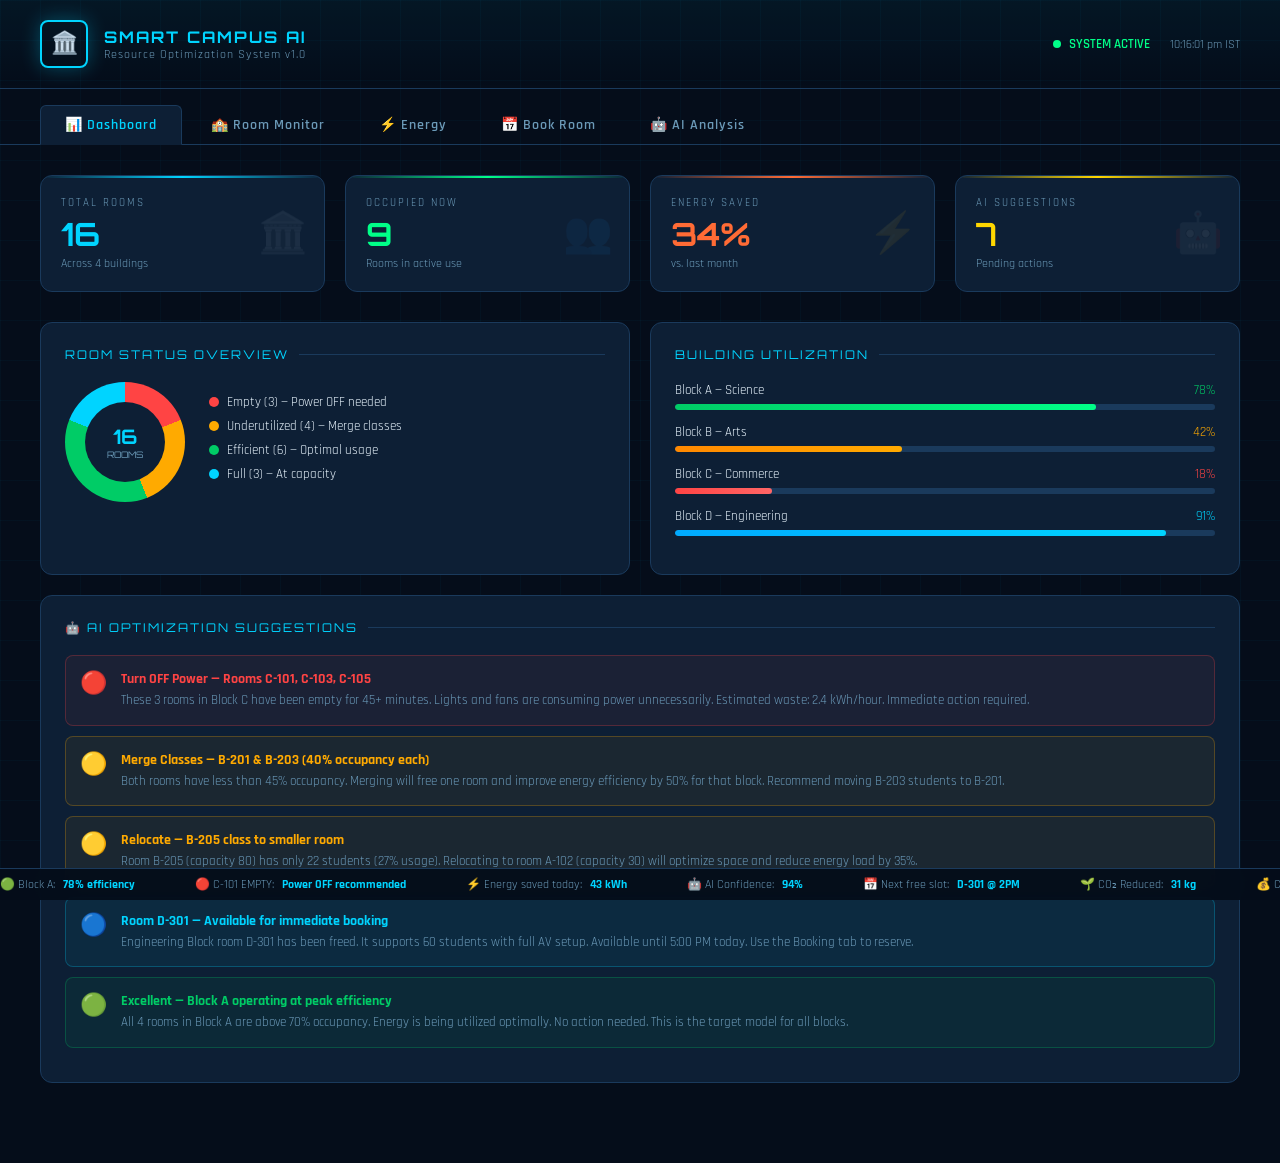
<file: index.html>
<!DOCTYPE html>
<html lang="en">
<head>
<meta charset="UTF-8">
<meta name="viewport" content="width=device-width, initial-scale=1.0">
<title>Smart Campus Resource Optimization System</title>
<link href="https://fonts.googleapis.com/css2?family=Orbitron:wght@400;700;900&family=Rajdhani:wght@300;400;600;700&display=swap" rel="stylesheet">
<link rel="stylesheet" href="style.css">
</head>
<body>

<header>
  <div class="logo">
    <div class="logo-icon">🏛️</div>
    <div class="logo-text">
      <h1>SMART CAMPUS AI</h1>
      <p>Resource Optimization System v1.0</p>
    </div>
  </div>
  <div class="header-right">
    <div class="live-badge"><div class="live-dot"></div> SYSTEM ACTIVE</div>
    <div class="timestamp" id="clock"></div>
  </div>
</header>

<nav>
  <button class="tab active" onclick="showTab('dashboard')">📊 Dashboard</button>
  <button class="tab" onclick="showTab('rooms')">🏫 Room Monitor</button>
  <button class="tab" onclick="showTab('energy')">⚡ Energy</button>
  <button class="tab" onclick="showTab('booking')">📅 Book Room</button>
  <button class="tab" onclick="showTab('ai')">🤖 AI Analysis</button>
</nav>

<main>

  <!-- ═══════════════════════════════════ DASHBOARD ══ -->
  <div class="section active" id="tab-dashboard">

    <div class="stats-row">
      <div class="stat-card blue">
        <div class="stat-label">Total Rooms</div>
        <div class="stat-value">16</div>
        <div class="stat-sub">Across 4 buildings</div>
        <div class="stat-icon">🏛️</div>
      </div>
      <div class="stat-card green">
        <div class="stat-label">Occupied Now</div>
        <div class="stat-value" id="occupied-count">9</div>
        <div class="stat-sub">Rooms in active use</div>
        <div class="stat-icon">👥</div>
      </div>
      <div class="stat-card orange">
        <div class="stat-label">Energy Saved</div>
        <div class="stat-value">34%</div>
        <div class="stat-sub">vs. last month</div>
        <div class="stat-icon">⚡</div>
      </div>
      <div class="stat-card gold">
        <div class="stat-label">AI Suggestions</div>
        <div class="stat-value">7</div>
        <div class="stat-sub">Pending actions</div>
        <div class="stat-icon">🤖</div>
      </div>
    </div>

    <div class="grid-2">
      <div class="card">
        <div class="card-title">Room Status Overview</div>
        <div class="donut-wrap">
          <div class="donut" style="background: conic-gradient(#ff4444 0% 19%, #ffaa00 19% 44%, #00cc66 44% 81%, #00d4ff 81% 100%);">
            <div class="donut-inner">
              <div class="donut-val">16</div>
              <div class="donut-sub">ROOMS</div>
            </div>
          </div>
          <div>
            <div class="legend-item"><div class="legend-dot" style="background:#ff4444"></div> Empty (3) — Power OFF needed</div>
            <div class="legend-item"><div class="legend-dot" style="background:#ffaa00"></div> Underutilized (4) — Merge classes</div>
            <div class="legend-item"><div class="legend-dot" style="background:#00cc66"></div> Efficient (6) — Optimal usage</div>
            <div class="legend-item"><div class="legend-dot" style="background:#00d4ff"></div> Full (3) — At capacity</div>
          </div>
        </div>
      </div>

      <div class="card">
        <div class="card-title">Building Utilization</div>
        <div class="prog-wrap">
          <div class="prog-label"><span>Block A — Science</span><span style="color:var(--good)">78%</span></div>
          <div class="prog-bar"><div class="prog-fill green" style="width:78%"></div></div>
        </div>
        <div class="prog-wrap">
          <div class="prog-label"><span>Block B — Arts</span><span style="color:var(--warn)">42%</span></div>
          <div class="prog-bar"><div class="prog-fill orange" style="width:42%"></div></div>
        </div>
        <div class="prog-wrap">
          <div class="prog-label"><span>Block C — Commerce</span><span style="color:var(--danger)">18%</span></div>
          <div class="prog-bar"><div class="prog-fill red" style="width:18%"></div></div>
        </div>
        <div class="prog-wrap">
          <div class="prog-label"><span>Block D — Engineering</span><span style="color:var(--accent)">91%</span></div>
          <div class="prog-bar"><div class="prog-fill blue" style="width:91%"></div></div>
        </div>
      </div>
    </div>

    <div class="card">
      <div class="card-title">🤖 AI Optimization Suggestions</div>
      <div class="suggestion danger">
        <div class="sug-icon">🔴</div>
        <div>
          <div class="sug-title">Turn OFF Power — Rooms C-101, C-103, C-105</div>
          <div class="sug-desc">These 3 rooms in Block C have been empty for 45+ minutes. Lights and fans are consuming power unnecessarily. Estimated waste: 2.4 kWh/hour. Immediate action required.</div>
        </div>
      </div>
      <div class="suggestion warn">
        <div class="sug-icon">🟡</div>
        <div>
          <div class="sug-title">Merge Classes — B-201 & B-203 (40% occupancy each)</div>
          <div class="sug-desc">Both rooms have less than 45% occupancy. Merging will free one room and improve energy efficiency by 50% for that block. Recommend moving B-203 students to B-201.</div>
        </div>
      </div>
      <div class="suggestion warn">
        <div class="sug-icon">🟡</div>
        <div>
          <div class="sug-title">Relocate — B-205 class to smaller room</div>
          <div class="sug-desc">Room B-205 (capacity 80) has only 22 students (27% usage). Relocating to room A-102 (capacity 30) will optimize space and reduce energy load by 35%.</div>
        </div>
      </div>
      <div class="suggestion info">
        <div class="sug-icon">🔵</div>
        <div>
          <div class="sug-title">Room D-301 — Available for immediate booking</div>
          <div class="sug-desc">Engineering Block room D-301 has been freed. It supports 60 students with full AV setup. Available until 5:00 PM today. Use the Booking tab to reserve.</div>
        </div>
      </div>
      <div class="suggestion success">
        <div class="sug-icon">🟢</div>
        <div>
          <div class="sug-title">Excellent — Block A operating at peak efficiency</div>
          <div class="sug-desc">All 4 rooms in Block A are above 70% occupancy. Energy is being utilized optimally. No action needed. This is the target model for all blocks.</div>
        </div>
      </div>
    </div>
  </div>

  <!-- ═══════════════════════════════════════ ROOM MONITOR ═══ -->
  <div class="section" id="tab-rooms">
    <div class="card" style="margin-bottom:20px;">
      <div class="card-title">Live Room Occupancy Grid</div>
      <div class="room-grid" id="room-grid"></div>
    </div>
    <div class="card">
      <div class="card-title">Room Details Table</div>
      <table class="room-table">
        <thead>
          <tr>
            <th>Room ID</th>
            <th>Block</th>
            <th>Capacity</th>
            <th>Present</th>
            <th>Usage %</th>
            <th>Status</th>
            <th>Energy</th>
            <th>AI Suggestion</th>
          </tr>
        </thead>
        <tbody id="room-table-body"></tbody>
      </table>
    </div>
  </div>

  <!-- ═══════════════════════════════════════ ENERGY ═══ -->
  <div class="section" id="tab-energy">
    <div class="stats-row">
      <div class="stat-card orange">
        <div class="stat-label">Current Load</div>
        <div class="stat-value">187</div>
        <div class="stat-sub">kWh in use</div>
        <div class="stat-icon">⚡</div>
      </div>
      <div class="stat-card green">
        <div class="stat-label">Saved Today</div>
        <div class="stat-value">43</div>
        <div class="stat-sub">kWh saved vs baseline</div>
        <div class="stat-icon">🌱</div>
      </div>
      <div class="stat-card blue">
        <div class="stat-label">Wastage</div>
        <div class="stat-value">12</div>
        <div class="stat-sub">kWh in empty rooms</div>
        <div class="stat-icon">💡</div>
      </div>
      <div class="stat-card gold">
        <div class="stat-label">CO₂ Reduced</div>
        <div class="stat-value">31</div>
        <div class="stat-sub">kg today</div>
        <div class="stat-icon">🌍</div>
      </div>
    </div>

    <div class="grid-2">
      <div class="card">
        <div class="card-title">⚡ Energy by Room</div>
        <div id="energy-bars"></div>
      </div>
      <div class="card">
        <div class="card-title">📊 Daily Consumption Trend</div>
        <canvas id="trendChart" width="400" height="220"></canvas>
      </div>
    </div>

    <div class="card">
      <div class="card-title">🌱 Sustainability Impact</div>
      <div class="grid-3" style="margin-bottom:0;">
        <div style="text-align:center; padding:20px;">
          <div style="font-family:'Orbitron',monospace; font-size:36px; color:var(--accent2); font-weight:700;">₹2,840</div>
          <div style="color:var(--muted); font-size:13px; margin-top:6px;">Cost saved this month</div>
        </div>
        <div style="text-align:center; padding:20px;">
          <div style="font-family:'Orbitron',monospace; font-size:36px; color:var(--accent); font-weight:700;">389 kWh</div>
          <div style="color:var(--muted); font-size:13px; margin-top:6px;">Total energy saved this month</div>
        </div>
        <div style="text-align:center; padding:20px;">
          <div style="font-family:'Orbitron',monospace; font-size:36px; color:var(--accent3); font-weight:700;">94%</div>
          <div style="color:var(--muted); font-size:13px; margin-top:6px;">Rooms with smart monitoring</div>
        </div>
      </div>
    </div>
  </div>

  <!-- ═══════════════════════════════════════ BOOKING ═══ -->
  <div class="section" id="tab-booking">
    <div class="grid-2">
      <div class="card">
        <div class="card-title">📅 Book a Room</div>
        <div class="form-row">
          <div class="form-group">
            <label>Your Name</label>
            <input type="text" id="teacher-name" placeholder="Prof. / Teacher name">
          </div>
          <div class="form-group">
            <label>Department</label>
            <input type="text" id="department" placeholder="e.g. Computer Science">
          </div>
        </div>
        <div class="form-row">
          <div class="form-group">
            <label>Select Room</label>
            <select id="room-select"></select>
          </div>
          <div class="form-group">
            <label>No. of Students</label>
            <input type="number" id="student-count" placeholder="e.g. 35" min="1" max="120">
          </div>
        </div>
        <div class="form-row">
          <div class="form-group">
            <label>Date</label>
            <input type="date" id="book-date">
          </div>
          <div class="form-group">
            <label>Time Slot</label>
            <select id="time-slot">
              <option>9:00 AM – 10:00 AM</option>
              <option>10:00 AM – 11:00 AM</option>
              <option>11:00 AM – 12:00 PM</option>
              <option>12:00 PM – 1:00 PM</option>
              <option>2:00 PM – 3:00 PM</option>
              <option>3:00 PM – 4:00 PM</option>
              <option>4:00 PM – 5:00 PM</option>
            </select>
          </div>
        </div>
        <div class="form-group" style="margin-bottom:16px;">
          <label>Purpose</label>
          <input type="text" id="purpose" placeholder="e.g. Lecture, Lab Session, Meeting...">
        </div>
        <button class="btn btn-primary" onclick="bookRoom()">CONFIRM BOOKING</button>
        <div id="booking-result"></div>
      </div>

      <div class="card">
        <div class="card-title">🏫 Available Rooms Now</div>
        <div id="available-rooms-list"></div>
      </div>
    </div>

    <div class="card">
      <div class="card-title">📋 Recent Bookings</div>
      <table class="room-table">
        <thead>
          <tr><th>Room</th><th>Teacher</th><th>Department</th><th>Time</th><th>Students</th><th>Status</th></tr>
        </thead>
        <tbody id="bookings-table"></tbody>
      </table>
    </div>
  </div>

  <!-- ═══════════════════════════════════════ AI ANALYSIS ═══ -->
  <div class="section" id="tab-ai">
    <div class="card" style="margin-bottom:20px;">
      <div class="card-title">🤖 AI Engine — Smart Analysis Report</div>
      <div class="ai-insight">
        <div class="ai-tag">⚡ Energy Optimization</div>
        <div class="ai-text">Based on current occupancy data, Block C is operating at only 18% efficiency. Three rooms (C-101, C-103, C-105) have been completely empty for over 45 minutes. The AI recommends immediate shutdown of HVAC and lighting in these rooms, projecting a saving of <strong style="color:var(--accent2)">2.4 kWh per hour</strong> and approximately <strong style="color:var(--accent2)">₹19 per hour</strong> in electricity costs.</div>
      </div>
      <div class="ai-insight">
        <div class="ai-tag">🏫 Space Optimization</div>
        <div class="ai-text">Current campus-wide room utilization is <strong style="color:var(--accent)">62.5%</strong>. Four underutilized rooms can be consolidated into two, freeing up two rooms for new bookings while reducing energy consumption by 35%. The AI identifies rooms B-201, B-203, B-205, and B-207 as prime candidates for class merging based on student count and proximity.</div>
      </div>
      <div class="ai-insight">
        <div class="ai-tag">📈 Predictive Forecast</div>
        <div class="ai-text">Based on the weekly pattern, Tuesdays and Thursdays between 2–4 PM see a <strong style="color:var(--accent4)">40% drop</strong> in campus occupancy. The AI recommends pre-scheduling automatic power reduction in Block B and C for these windows, which is projected to save <strong style="color:var(--accent2)">₹8,400 per month</strong> in electricity bills campus-wide.</div>
      </div>
      <div class="ai-insight">
        <div class="ai-tag">🌱 Sustainability Score</div>
        <div class="ai-text">This campus currently scores <strong style="color:var(--accent2)">72/100</strong> on the Smart Campus Sustainability Index. With full implementation of all AI suggestions, the projected score rises to <strong style="color:var(--accent2)">91/100</strong>, with CO₂ emissions reduced by an estimated <strong style="color:var(--accent2)">930 kg/month</strong>. The system is 94% accurate in its occupancy predictions based on historical patterns.</div>
      </div>
    </div>

    <div class="grid-2">
      <div class="card">
        <div class="card-title">📊 Weekly Pattern Analysis</div>
        <div class="prog-wrap" style="margin-bottom:16px;">
          <div class="prog-label"><span>Monday</span><span style="color:var(--good)">82%</span></div>
          <div class="prog-bar"><div class="prog-fill green" style="width:82%"></div></div>
        </div>
        <div class="prog-wrap" style="margin-bottom:16px;">
          <div class="prog-label"><span>Tuesday</span><span style="color:var(--accent)">75%</span></div>
          <div class="prog-bar"><div class="prog-fill blue" style="width:75%"></div></div>
        </div>
        <div class="prog-wrap" style="margin-bottom:16px;">
          <div class="prog-label"><span>Wednesday</span><span style="color:var(--good)">88%</span></div>
          <div class="prog-bar"><div class="prog-fill green" style="width:88%"></div></div>
        </div>
        <div class="prog-wrap" style="margin-bottom:16px;">
          <div class="prog-label"><span>Thursday</span><span style="color:var(--warn)">59%</span></div>
          <div class="prog-bar"><div class="prog-fill orange" style="width:59%"></div></div>
        </div>
        <div class="prog-wrap">
          <div class="prog-label"><span>Friday</span><span style="color:var(--warn)">45%</span></div>
          <div class="prog-bar"><div class="prog-fill orange" style="width:45%"></div></div>
        </div>
      </div>

      <div class="card">
        <div class="card-title">🎯 Optimization Score</div>
        <div style="text-align:center; padding:20px 0;">
          <div style="position:relative; display:inline-block;">
            <svg width="180" height="180" viewBox="0 0 180 180">
              <circle cx="90" cy="90" r="70" fill="none" stroke="var(--border)" stroke-width="14"/>
              <circle cx="90" cy="90" r="70" fill="none" stroke="url(#scoreGrad)" stroke-width="14"
                stroke-dasharray="440" stroke-dashoffset="123" stroke-linecap="round"
                transform="rotate(-90 90 90)"/>
              <defs>
                <linearGradient id="scoreGrad" x1="0%" y1="0%" x2="100%">
                  <stop offset="0%" stop-color="#00d4ff"/>
                  <stop offset="100%" stop-color="#00ff88"/>
                </linearGradient>
              </defs>
            </svg>
            <div style="position:absolute; top:50%; left:50%; transform:translate(-50%,-50%); text-align:center;">
              <div style="font-family:'Orbitron',monospace; font-size:36px; font-weight:900; color:var(--accent);">72</div>
              <div style="font-size:12px; color:var(--muted);">/ 100</div>
            </div>
          </div>
          <div style="margin-top:12px; color:var(--muted); font-size:13px;">Current Smart Campus Score</div>
          <div style="margin-top:4px; font-size:12px; color:var(--accent2);">▲ Target: 91 with all AI recommendations</div>
        </div>
      </div>
    </div>
  </div>

</main>

<div class="spacer"></div>

<!-- ═══════════════════════════════════════ TICKER ═══ -->
<div class="ticker-wrap">
  <div class="ticker-inner">
    <div class="ticker-item">🟢 Block A: <span>78% efficiency</span></div>
    <div class="ticker-item">🔴 C-101 EMPTY: <span>Power OFF recommended</span></div>
    <div class="ticker-item">⚡ Energy saved today: <span>43 kWh</span></div>
    <div class="ticker-item">🤖 AI Confidence: <span>94%</span></div>
    <div class="ticker-item">📅 Next free slot: <span>D-301 @ 2PM</span></div>
    <div class="ticker-item">🌱 CO₂ Reduced: <span>31 kg</span></div>
    <div class="ticker-item">💰 Cost Saved: <span>₹2,840 this month</span></div>
    <div class="ticker-item">🏫 Rooms monitored: <span>16 / 16</span></div>
    <div class="ticker-item">🟢 Block A: <span>78% efficiency</span></div>
    <div class="ticker-item">🔴 C-101 EMPTY: <span>Power OFF recommended</span></div>
    <div class="ticker-item">⚡ Energy saved today: <span>43 kWh</span></div>
    <div class="ticker-item">🤖 AI Confidence: <span>94%</span></div>
    <div class="ticker-item">📅 Next free slot: <span>D-301 @ 2PM</span></div>
    <div class="ticker-item">🌱 CO₂ Reduced: <span>31 kg</span></div>
    <div class="ticker-item">💰 Cost Saved: <span>₹2,840 this month</span></div>
    <div class="ticker-item">🏫 Rooms monitored: <span>16 / 16</span></div>
  </div>
</div>

<script src="script.js"></script>
</body>
</html>
</file>
<file: style.css>
:root {
    --bg: #050d1a;
    --surface: #0a1628;
    --card: #0d1f35;
    --border: #1a3a5c;
    --accent: #00d4ff;
    --accent2: #00ff88;
    --accent3: #ff6b35;
    --accent4: #ffd700;
    --text: #e8f4fd;
    --muted: #6b9ab8;
    --danger: #ff4444;
    --warn: #ffaa00;
    --good: #00cc66;
  }
  * { margin: 0; padding: 0; box-sizing: border-box; }
  body {
    font-family: 'Rajdhani', sans-serif;
    background: var(--bg);
    color: var(--text);
    min-height: 100vh;
    overflow-x: hidden;
  }
  body::before {
    content: '';
    position: fixed;
    inset: 0;
    background-image: 
      linear-gradient(rgba(0,212,255,0.03) 1px, transparent 1px),
      linear-gradient(90deg, rgba(0,212,255,0.03) 1px, transparent 1px);
    background-size: 40px 40px;
    pointer-events: none;
    z-index: 0;
  }

  /* HEADER */
  header {
    position: relative;
    z-index: 10;
    padding: 20px 40px;
    display: flex;
    align-items: center;
    justify-content: space-between;
    border-bottom: 1px solid var(--border);
    background: linear-gradient(180deg, rgba(0,212,255,0.05) 0%, transparent 100%);
  }
  .logo { display: flex; align-items: center; gap: 16px; }
  .logo-icon {
    width: 48px; height: 48px;
    border: 2px solid var(--accent);
    border-radius: 8px;
    display: flex; align-items: center; justify-content: center;
    font-size: 22px;
    box-shadow: 0 0 20px rgba(0,212,255,0.3);
    animation: pulse-border 2s ease-in-out infinite;
  }
  @keyframes pulse-border {
    0%,100% { box-shadow: 0 0 20px rgba(0,212,255,0.3); }
    50% { box-shadow: 0 0 40px rgba(0,212,255,0.6); }
  }
  .logo-text h1 {
    font-family: 'Orbitron', monospace;
    font-size: 16px; font-weight: 700;
    color: var(--accent); letter-spacing: 2px;
  }
  .logo-text p { font-size: 12px; color: var(--muted); letter-spacing: 1px; }
  .header-right { display: flex; align-items: center; gap: 20px; }
  .live-badge { display: flex; align-items: center; gap: 8px; font-size: 13px; color: var(--accent2); font-weight: 600; }
  .live-dot {
    width: 8px; height: 8px; border-radius: 50%;
    background: var(--accent2);
    animation: blink 1.2s ease-in-out infinite;
  }
  @keyframes blink { 0%,100%{opacity:1} 50%{opacity:0.2} }
  .timestamp { font-size: 12px; color: var(--muted); }

  /* NAV TABS */
  nav {
    position: relative; z-index: 10;
    display: flex; gap: 4px;
    padding: 16px 40px 0;
    border-bottom: 1px solid var(--border);
  }
  .tab {
    padding: 10px 24px;
    font-family: 'Rajdhani', sans-serif;
    font-size: 14px; font-weight: 600; letter-spacing: 1px;
    color: var(--muted);
    background: transparent;
    border: 1px solid transparent; border-bottom: none;
    cursor: pointer;
    border-radius: 6px 6px 0 0;
    transition: all 0.2s;
  }
  .tab:hover { color: var(--accent); border-color: var(--border); }
  .tab.active {
    color: var(--accent); background: var(--card);
    border-color: var(--border);
    border-bottom: 1px solid var(--card);
    margin-bottom: -1px;
  }

  /* MAIN */
  main { position: relative; z-index: 10; padding: 30px 40px; }
  .section { display: none; }
  .section.active { display: block; }

  /* STATS ROW */
  .stats-row {
    display: grid; grid-template-columns: repeat(4, 1fr);
    gap: 20px; margin-bottom: 30px;
  }
  .stat-card {
    background: var(--card); border: 1px solid var(--border);
    border-radius: 12px; padding: 20px;
    position: relative; overflow: hidden;
    animation: fadeUp 0.5s ease both;
  }
  .stat-card::before { content: ''; position: absolute; top: 0; left: 0; right: 0; height: 2px; }
  .stat-card.blue::before { background: linear-gradient(90deg, transparent, var(--accent), transparent); }
  .stat-card.green::before { background: linear-gradient(90deg, transparent, var(--accent2), transparent); }
  .stat-card.orange::before { background: linear-gradient(90deg, transparent, var(--accent3), transparent); }
  .stat-card.gold::before { background: linear-gradient(90deg, transparent, var(--accent4), transparent); }
  @keyframes fadeUp {
    from { opacity:0; transform: translateY(20px); }
    to { opacity:1; transform: translateY(0); }
  }
  .stat-label { font-size: 11px; letter-spacing: 2px; color: var(--muted); text-transform: uppercase; margin-bottom: 8px; }
  .stat-value { font-family: 'Orbitron', monospace; font-size: 32px; font-weight: 700; line-height: 1; }
  .stat-card.blue .stat-value { color: var(--accent); }
  .stat-card.green .stat-value { color: var(--accent2); }
  .stat-card.orange .stat-value { color: var(--accent3); }
  .stat-card.gold .stat-value { color: var(--accent4); }
  .stat-sub { font-size: 12px; color: var(--muted); margin-top: 6px; }
  .stat-icon { position: absolute; right: 16px; top: 50%; transform: translateY(-50%); font-size: 40px; opacity: 0.08; }

  /* GRIDS */
  .grid-2 { display: grid; grid-template-columns: 1fr 1fr; gap: 20px; margin-bottom: 20px; }
  .grid-3 { display: grid; grid-template-columns: 1fr 1fr 1fr; gap: 20px; margin-bottom: 20px; }

  /* CARD */
  .card {
    background: var(--card); border: 1px solid var(--border);
    border-radius: 12px; padding: 24px;
    animation: fadeUp 0.5s ease both;
  }
  .card-title {
    font-family: 'Orbitron', monospace;
    font-size: 12px; letter-spacing: 2px;
    color: var(--accent); text-transform: uppercase;
    margin-bottom: 20px;
    display: flex; align-items: center; gap: 10px;
  }
  .card-title::after { content: ''; flex: 1; height: 1px; background: var(--border); }

  /* ROOM TABLE */
  .room-table { width: 100%; border-collapse: collapse; }
  .room-table th {
    font-size: 11px; letter-spacing: 1px; color: var(--muted);
    text-transform: uppercase; text-align: left;
    padding: 8px 12px; border-bottom: 1px solid var(--border);
  }
  .room-table td { padding: 12px; font-size: 14px; border-bottom: 1px solid rgba(26,58,92,0.4); }
  .room-table tr:last-child td { border-bottom: none; }
  .room-table tr:hover td { background: rgba(0,212,255,0.03); }

  /* BADGE */
  .badge {
    display: inline-block; padding: 3px 10px;
    border-radius: 20px; font-size: 11px;
    font-weight: 700; letter-spacing: 1px; text-transform: uppercase;
  }
  .badge.empty { background: rgba(255,68,68,0.15); color: var(--danger); border: 1px solid rgba(255,68,68,0.3); }
  .badge.low { background: rgba(255,170,0,0.15); color: var(--warn); border: 1px solid rgba(255,170,0,0.3); }
  .badge.good { background: rgba(0,204,102,0.15); color: var(--good); border: 1px solid rgba(0,204,102,0.3); }
  .badge.full { background: rgba(0,212,255,0.15); color: var(--accent); border: 1px solid rgba(0,212,255,0.3); }
  .badge.available { background: rgba(0,255,136,0.15); color: var(--accent2); border: 1px solid rgba(0,255,136,0.3); }
  .badge.booked { background: rgba(255,107,53,0.15); color: var(--accent3); border: 1px solid rgba(255,107,53,0.3); }

  /* PROGRESS BAR */
  .prog-wrap { margin-bottom: 14px; }
  .prog-label { display: flex; justify-content: space-between; font-size: 13px; margin-bottom: 6px; }
  .prog-bar { height: 6px; background: var(--border); border-radius: 3px; overflow: hidden; }
  .prog-fill { height: 100%; border-radius: 3px; transition: width 1s ease; }
  .prog-fill.red { background: linear-gradient(90deg, #ff4444, #ff6666); }
  .prog-fill.orange { background: linear-gradient(90deg, #ff8800, #ffaa00); }
  .prog-fill.green { background: linear-gradient(90deg, #00cc66, #00ff88); }
  .prog-fill.blue { background: linear-gradient(90deg, #00aaff, #00d4ff); }

  /* SUGGESTIONS */
  .suggestion {
    display: flex; align-items: flex-start; gap: 14px;
    padding: 14px; border-radius: 8px;
    margin-bottom: 10px; border: 1px solid;
    animation: fadeUp 0.6s ease both;
  }
  .suggestion.warn { background: rgba(255,170,0,0.06); border-color: rgba(255,170,0,0.25); }
  .suggestion.danger { background: rgba(255,68,68,0.06); border-color: rgba(255,68,68,0.25); }
  .suggestion.info { background: rgba(0,212,255,0.06); border-color: rgba(0,212,255,0.25); }
  .suggestion.success { background: rgba(0,204,102,0.06); border-color: rgba(0,204,102,0.25); }
  .sug-icon { font-size: 22px; flex-shrink: 0; }
  .sug-title { font-weight: 700; font-size: 14px; margin-bottom: 3px; }
  .suggestion.warn .sug-title { color: var(--warn); }
  .suggestion.danger .sug-title { color: var(--danger); }
  .suggestion.info .sug-title { color: var(--accent); }
  .suggestion.success .sug-title { color: var(--good); }
  .sug-desc { font-size: 13px; color: var(--muted); line-height: 1.5; }

  /* DONUT */
  .donut-wrap { display: flex; align-items: center; gap: 24px; }
  .donut { width: 120px; height: 120px; border-radius: 50%; flex-shrink: 0; position: relative; display: flex; align-items: center; justify-content: center; }
  .donut-inner { width: 80px; height: 80px; border-radius: 50%; background: var(--card); display: flex; flex-direction: column; align-items: center; justify-content: center; font-family: 'Orbitron', monospace; }
  .donut-val { font-size: 20px; font-weight: 700; color: var(--accent); }
  .donut-sub { font-size: 9px; color: var(--muted); }
  .legend-item { display: flex; align-items: center; gap: 8px; font-size: 13px; margin-bottom: 8px; }
  .legend-dot { width: 10px; height: 10px; border-radius: 50%; flex-shrink: 0; }

  /* BOOKING FORM */
  .form-row { display: grid; grid-template-columns: 1fr 1fr; gap: 16px; margin-bottom: 16px; }
  .form-group { display: flex; flex-direction: column; gap: 6px; }
  .form-group label { font-size: 12px; letter-spacing: 1px; color: var(--muted); text-transform: uppercase; }
  .form-group select, .form-group input {
    background: var(--surface); border: 1px solid var(--border);
    border-radius: 6px; padding: 10px 14px;
    color: var(--text); font-family: 'Rajdhani', sans-serif;
    font-size: 14px; outline: none; transition: border-color 0.2s;
  }
  .form-group select:focus, .form-group input:focus { border-color: var(--accent); }
  .form-group select option { background: var(--surface); }
  .btn {
    padding: 12px 28px; border-radius: 6px; border: none;
    font-family: 'Orbitron', monospace; font-size: 12px;
    font-weight: 700; letter-spacing: 2px;
    cursor: pointer; transition: all 0.2s; text-transform: uppercase;
  }
  .btn-primary { background: linear-gradient(135deg, var(--accent), #0099bb); color: #000; box-shadow: 0 0 20px rgba(0,212,255,0.3); }
  .btn-primary:hover { transform: translateY(-2px); box-shadow: 0 0 30px rgba(0,212,255,0.5); }
  .btn-success { background: linear-gradient(135deg, var(--accent2), #00aa55); color: #000; }
  .btn-danger { background: linear-gradient(135deg, var(--danger), #cc0000); color: #fff; }

  #booking-result { margin-top: 16px; padding: 16px; border-radius: 8px; display: none; font-weight: 600; }
  #booking-result.success { background: rgba(0,204,102,0.1); border: 1px solid var(--good); color: var(--good); }
  #booking-result.error { background: rgba(255,68,68,0.1); border: 1px solid var(--danger); color: var(--danger); }

  /* ROOM GRID */
  .room-grid { display: grid; grid-template-columns: repeat(4, 1fr); gap: 14px; }
  .room-tile { border-radius: 10px; padding: 16px; border: 1px solid var(--border); cursor: pointer; transition: all 0.2s; position: relative; overflow: hidden; }
  .room-tile::before { content: ''; position: absolute; top: 0; left: 0; right: 0; height: 3px; }
  .room-tile.empty { background: rgba(255,68,68,0.05); }
  .room-tile.empty::before { background: var(--danger); }
  .room-tile.low { background: rgba(255,170,0,0.05); }
  .room-tile.low::before { background: var(--warn); }
  .room-tile.good { background: rgba(0,204,102,0.05); }
  .room-tile.good::before { background: var(--good); }
  .room-tile.full { background: rgba(0,212,255,0.05); }
  .room-tile.full::before { background: var(--accent); }
  .room-tile:hover { transform: translateY(-3px); border-color: var(--accent); }
  .room-tile h3 { font-family: 'Orbitron', monospace; font-size: 14px; margin-bottom: 8px; }
  .room-tile p { font-size: 12px; color: var(--muted); }
  .room-occ { font-size: 22px; font-weight: 700; font-family: 'Orbitron', monospace; margin: 6px 0; }

  /* ENERGY */
  .energy-bar-wrap { margin-bottom: 16px; }
  .e-label { display: flex; justify-content: space-between; align-items: center; margin-bottom: 6px; }
  .e-name { font-size: 14px; font-weight: 600; }
  .e-value { font-size: 13px; color: var(--muted); }
  .e-bar { height: 10px; background: var(--border); border-radius: 5px; overflow: hidden; }
  .e-fill { height: 100%; border-radius: 5px; position: relative; overflow: hidden; }
  .e-fill::after {
    content: ''; position: absolute; top: 0; left: -100%;
    width: 100%; height: 100%;
    background: linear-gradient(90deg, transparent, rgba(255,255,255,0.3), transparent);
    animation: shimmer 2s infinite;
  }
  @keyframes shimmer { to { left: 200%; } }

  /* AI INSIGHTS */
  .ai-insight {
    background: linear-gradient(135deg, rgba(0,212,255,0.05), rgba(0,255,136,0.05));
    border: 1px solid rgba(0,212,255,0.2);
    border-radius: 10px; padding: 20px; margin-bottom: 14px;
  }
  .ai-tag { font-size: 10px; letter-spacing: 2px; color: var(--accent); text-transform: uppercase; margin-bottom: 6px; font-weight: 700; }
  .ai-text { font-size: 15px; line-height: 1.6; color: var(--text); }

  /* TICKER */
  .ticker-wrap {
    position: fixed; bottom: 0; left: 0; right: 0;
    background: rgba(5,13,26,0.95); border-top: 1px solid var(--border);
    padding: 8px 0; overflow: hidden; z-index: 100;
    backdrop-filter: blur(10px);
  }
  .ticker-inner { display: flex; gap: 60px; animation: ticker 30s linear infinite; white-space: nowrap; }
  @keyframes ticker { from { transform: translateX(0); } to { transform: translateX(-50%); } }
  .ticker-item { font-size: 12px; color: var(--muted); display: flex; gap: 8px; }
  .ticker-item span { color: var(--accent); font-weight: 700; }

  .spacer { height: 50px; }

  @media (max-width: 900px) {
    .stats-row { grid-template-columns: repeat(2,1fr); }
    .grid-2, .grid-3 { grid-template-columns: 1fr; }
    .room-grid { grid-template-columns: repeat(2,1fr); }
    .form-row { grid-template-columns: 1fr; }
    main { padding: 20px; }
    header { padding: 16px 20px; }
    nav { padding: 12px 20px 0; }
  }
</file>
